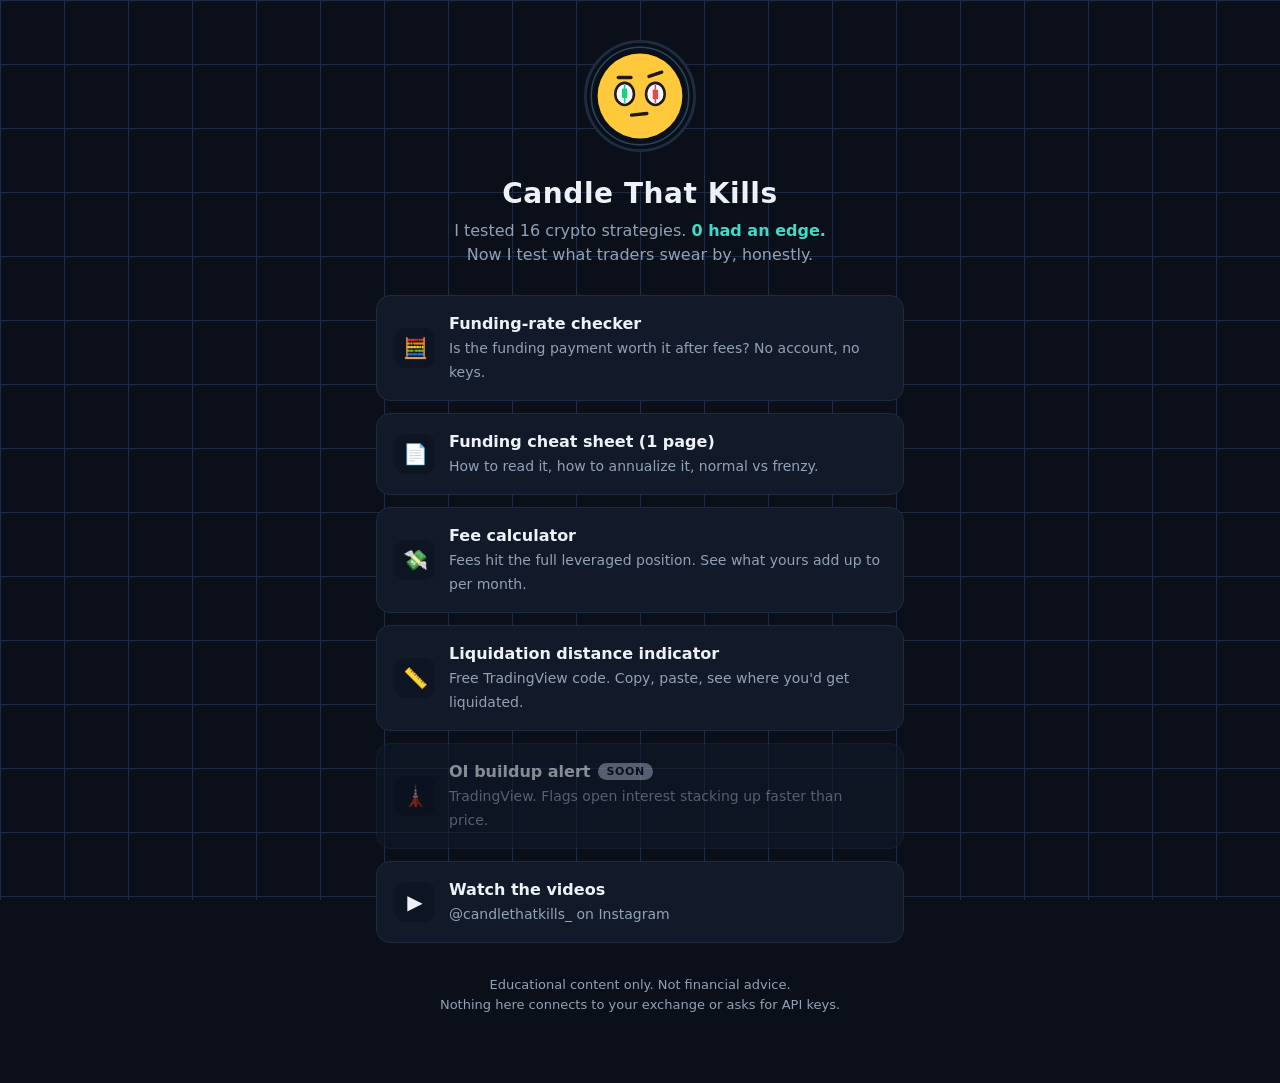
<file: index.html>
<!doctype html>
<html lang="en">
<head>
<meta charset="utf-8">
<meta name="viewport" content="width=device-width,initial-scale=1">
<title>Candle That Kills</title>
<meta name="description" content="I tested 16 crypto strategies. 0 had an edge. Free tools and cheat sheets from honest backtests.">
<link rel="icon" href="icon.svg">
<link rel="stylesheet" href="style.css">
</head>
<body>
<main class="wrap">
  <header class="hero">
    <img src="icon.svg" alt="Candle That Kills logo: a yellow face with candlestick eyes">
    <h1>Candle That Kills</h1>
    <p class="tag">I tested 16 crypto strategies. <b>0 had an edge.</b><br>Now I test what traders swear by, honestly.</p>
  </header>

  <a class="btn" href="checker.html">
    <span class="ic">🧮</span>
    <span><span class="t">Funding-rate checker</span><br><span class="s">Is the funding payment worth it after fees? No account, no keys.</span></span>
  </a>
  <a class="btn" href="cheatsheet.html">
    <span class="ic">📄</span>
    <span><span class="t">Funding cheat sheet (1 page)</span><br><span class="s">How to read it, how to annualize it, normal vs frenzy.</span></span>
  </a>
  <a class="btn" href="fees.html">
    <span class="ic">💸</span>
    <span><span class="t">Fee calculator</span><br><span class="s">Fees hit the full leveraged position. See what yours add up to per month.</span></span>
  </a>
  <a class="btn" href="liquidation.html">
    <span class="ic">📏</span>
    <span><span class="t">Liquidation distance indicator</span><br><span class="s">Free TradingView code. Copy, paste, see where you'd get liquidated.</span></span>
  </a>
  <div class="btn soon">
    <span class="ic">🗼</span>
    <span><span class="t">OI buildup alert<span class="pill">soon</span></span><br><span class="s">TradingView. Flags open interest stacking up faster than price.</span></span>
  </div>
  <a class="btn" href="https://www.instagram.com/candlethatkills_/">
    <span class="ic">▶️</span>
    <span><span class="t">Watch the videos</span><br><span class="s">@candlethatkills_ on Instagram</span></span>
  </a>

  <p class="note">Educational content only. Not financial advice.<br>Nothing here connects to your exchange or asks for API keys.</p>
</main>
</body>
</html>
</file>
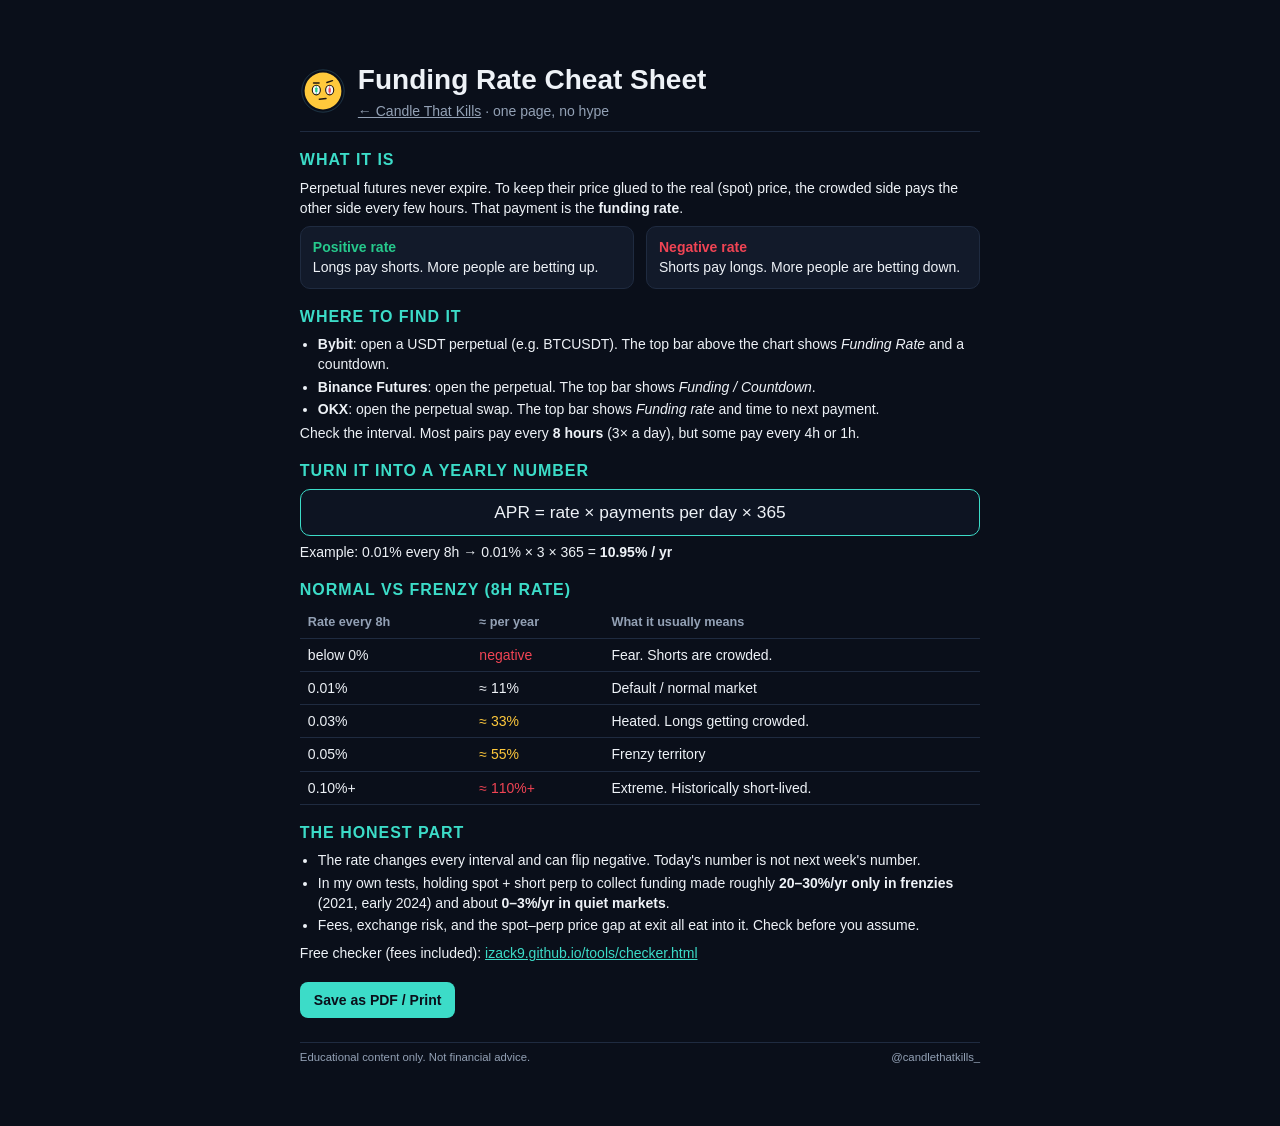
<file: cheatsheet.html>
<!doctype html><html lang="en"><head><meta charset="utf-8"><meta name="viewport" content="width=device-width,initial-scale=1"><title>Funding Rate Cheat Sheet</title><link rel="icon" href="icon.svg"><style>
@page{size:A4;margin:0}
*{box-sizing:border-box}
body{margin:0 auto;max-width:210mm;min-height:100vh;position:relative;background:#0a0f1a;color:#eef2f7;font-family:Inter,sans-serif;padding:16mm 15mm;font-size:10.5pt;line-height:1.45}
.top{display:flex;align-items:center;gap:12px;border-bottom:1px solid #1f2b40;padding-bottom:10px}
.top img{width:46px;height:46px;border-radius:50%}
h1{font-size:21pt;margin:0}
.sub{color:#93a1b5;margin:0}
h2{font-size:12pt;color:#3cdcc8;margin:16px 0 6px;text-transform:uppercase;letter-spacing:.06em}
p{margin:4px 0}
.grid{display:grid;grid-template-columns:1fr 1fr;gap:12px}
.box{background:#121a2a;border:1px solid #1f2b40;border-radius:10px;padding:10px 12px}
table{width:100%;border-collapse:collapse;margin-top:4px;font-variant-numeric:tabular-nums}
td,th{padding:6px 8px;border-bottom:1px solid #1f2b40;text-align:left}
th{color:#93a1b5;font-weight:600;font-size:9.5pt}
.g{color:#26c98c}.r{color:#f04454}.y{color:#ffc93c}
.formula{font-size:13pt;text-align:center;background:#0d1422;border:1px solid #3cdcc8;border-radius:10px;padding:10px;margin:6px 0}
ul{margin:4px 0;padding-left:18px}li{margin:2px 0}
.foot{margin-top:24px;color:#93a1b5;font-size:8.5pt;border-top:1px solid #1f2b40;padding-top:6px;display:flex;justify-content:space-between}
@media(max-width:600px){body{padding:24px 16px}.grid{grid-template-columns:1fr}}@media print{body{width:210mm;height:297mm}.foot{position:absolute;bottom:12mm;left:15mm;right:15mm}}
.print{display:inline-block;margin-top:14px;color:#0a0f1a;background:#3cdcc8;border-radius:8px;padding:8px 14px;font-weight:600;text-decoration:none}@media print{.print{display:none}}</style></head><body>
<div class="top"><img src="icon.svg" alt=""><div><h1>Funding Rate Cheat Sheet</h1><p class="sub"><a href="./" style="color:#93a1b5">← Candle That Kills</a> · one page, no hype</p></div></div>

<h2>What it is</h2>
<p>Perpetual futures never expire. To keep their price glued to the real (spot) price, the crowded side pays the other side every few hours. That payment is the <b>funding rate</b>.</p>
<div class="grid" style="margin-top:8px">
  <div class="box"><b class="g">Positive rate</b><br>Longs pay shorts. More people are betting up.</div>
  <div class="box"><b class="r">Negative rate</b><br>Shorts pay longs. More people are betting down.</div>
</div>

<h2>Where to find it</h2>
<ul>
<li><b>Bybit</b>: open a USDT perpetual (e.g. BTCUSDT). The top bar above the chart shows <i>Funding Rate</i> and a countdown.</li>
<li><b>Binance Futures</b>: open the perpetual. The top bar shows <i>Funding / Countdown</i>.</li>
<li><b>OKX</b>: open the perpetual swap. The top bar shows <i>Funding rate</i> and time to next payment.</li>
</ul>
<p>Check the interval. Most pairs pay every <b>8 hours</b> (3× a day), but some pay every 4h or 1h.</p>

<h2>Turn it into a yearly number</h2>
<div class="formula">APR = rate × payments per day × 365</div>
<p>Example: 0.01% every 8h → 0.01% × 3 × 365 = <b>10.95% / yr</b></p>

<h2>Normal vs frenzy (8h rate)</h2>
<table>
<tr><th>Rate every 8h</th><th>≈ per year</th><th>What it usually means</th></tr>
<tr><td>below 0%</td><td class="r">negative</td><td>Fear. Shorts are crowded.</td></tr>
<tr><td>0.01%</td><td>≈ 11%</td><td>Default / normal market</td></tr>
<tr><td>0.03%</td><td class="y">≈ 33%</td><td>Heated. Longs getting crowded.</td></tr>
<tr><td>0.05%</td><td class="y">≈ 55%</td><td>Frenzy territory</td></tr>
<tr><td>0.10%+</td><td class="r">≈ 110%+</td><td>Extreme. Historically short-lived.</td></tr>
</table>

<h2>The honest part</h2>
<ul>
<li>The rate changes every interval and can flip negative. Today's number is not next week's number.</li>
<li>In my own tests, holding spot + short perp to collect funding made roughly <b>20–30%/yr only in frenzies</b> (2021, early 2024) and about <b>0–3%/yr in quiet markets</b>.</li>
<li>Fees, exchange risk, and the spot–perp price gap at exit all eat into it. Check before you assume.</li>
</ul>
<p style="margin-top:8px">Free checker (fees included): <a style="color:#3cdcc8" href="checker.html">izack9.github.io/tools/checker.html</a></p>

<a class="print" href="javascript:print()">Save as PDF / Print</a>
<div class="foot"><span>Educational content only. Not financial advice.</span><span>@candlethatkills_</span></div>
</body></html>
</file>
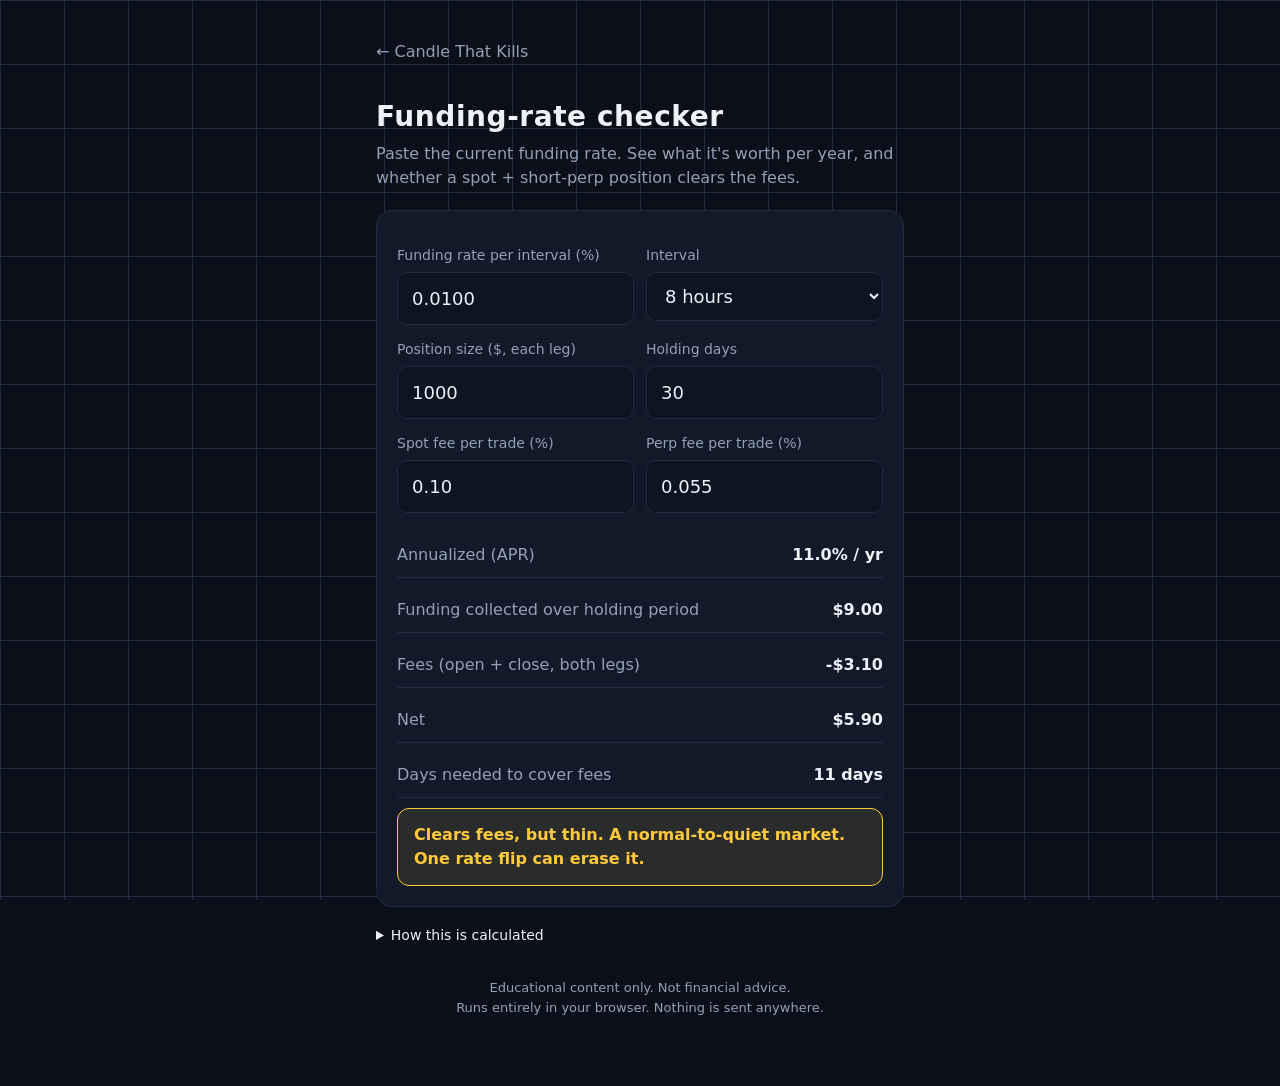
<file: checker.html>
<!doctype html>
<html lang="en">
<head>
<meta charset="utf-8">
<meta name="viewport" content="width=device-width,initial-scale=1">
<title>Funding Rate Checker</title>
<meta name="description" content="Paste the current funding rate. See the annualized yield and whether it clears typical fees.">
<link rel="icon" href="icon.svg">
<link rel="stylesheet" href="style.css">
</head>
<body>
<main class="wrap">
  <a class="back" href="./">← Candle That Kills</a>
  <h1>Funding-rate checker</h1>
  <p class="tag" style="margin-bottom:20px">Paste the current funding rate. See what it's worth per year, and whether a spot + short-perp position clears the fees.</p>

  <section class="card">
    <div class="row">
      <div>
        <label for="rate">Funding rate per interval (%)</label>
        <input id="rate" type="number" step="0.0001" value="0.0100" inputmode="decimal">
      </div>
      <div>
        <label for="interval">Interval</label>
        <select id="interval">
          <option value="8" selected>8 hours</option>
          <option value="4">4 hours</option>
          <option value="1">1 hour</option>
        </select>
      </div>
    </div>
    <div class="row">
      <div>
        <label for="size">Position size ($, each leg)</label>
        <input id="size" type="number" step="100" value="1000" inputmode="decimal">
      </div>
      <div>
        <label for="days">Holding days</label>
        <input id="days" type="number" step="1" value="30" inputmode="numeric">
      </div>
    </div>
    <div class="row">
      <div>
        <label for="spotfee">Spot fee per trade (%)</label>
        <input id="spotfee" type="number" step="0.01" value="0.10" inputmode="decimal">
      </div>
      <div>
        <label for="perpfee">Perp fee per trade (%)</label>
        <input id="perpfee" type="number" step="0.01" value="0.055" inputmode="decimal">
      </div>
    </div>

    <div class="out" aria-live="polite">
      <div class="kv"><span>Annualized (APR)</span><span id="apr">–</span></div>
      <div class="kv"><span>Funding collected over holding period</span><span id="gross">–</span></div>
      <div class="kv"><span>Fees (open + close, both legs)</span><span id="fees">–</span></div>
      <div class="kv"><span>Net</span><span id="net">–</span></div>
      <div class="kv"><span>Days needed to cover fees</span><span id="be">–</span></div>
      <div id="verdict" class="verdict">–</div>
    </div>
  </section>

  <details>
    <summary>How this is calculated</summary>
    <p>APR = rate × payments per day × 365. Funding collected = size × rate × payments per day × days. Fees = size × (spot fee + perp fee) × 2 (you open and close both legs).</p>
    <p>Rough guide: 0.01% every 8h ≈ 11%/yr is "normal". Above ~0.05% every 8h (≈55%/yr) is a crowded, frenzied market. A negative rate means shorts pay longs, so this setup would pay instead of collect.</p>
    <p>What this ignores: the rate changes every interval and can flip negative, exchange risk, withdrawal fees, borrow costs, and the price gap between spot and perp when you exit. Assumes the rate stays the same, which it won't.</p>
  </details>

  <p class="note">Educational content only. Not financial advice.<br>Runs entirely in your browser. Nothing is sent anywhere.</p>
</main>
<script>
const $ = id => document.getElementById(id);
const fmt$ = v => (v < 0 ? "-$" : "$") + Math.abs(v).toLocaleString("en-US", {maximumFractionDigits: 2, minimumFractionDigits: 2});
function calc(){
  const rate = parseFloat($("rate").value) / 100;
  const perDay = 24 / parseFloat($("interval").value);
  const size = parseFloat($("size").value);
  const days = parseFloat($("days").value);
  const fees = size * ((parseFloat($("spotfee").value) || 0) + (parseFloat($("perpfee").value) || 0)) / 100 * 2;
  if ([rate, size, days].some(isNaN)) return;
  const apr = rate * perDay * 365;
  const gross = size * rate * perDay * days;
  const net = gross - fees;
  const daily = size * rate * perDay;
  $("apr").textContent = (apr * 100).toFixed(1) + "% / yr";
  $("gross").textContent = fmt$(gross);
  $("fees").textContent = "-" + fmt$(fees).replace("-", "");
  $("net").textContent = fmt$(net);
  $("be").textContent = daily > 0 ? Math.ceil(fees / daily) + " days" : "never (rate ≤ 0)";
  const v = $("verdict");
  if (rate <= 0) { v.className = "verdict v-bad"; v.textContent = "Negative or zero funding: shorts pay longs. This setup would pay, not collect."; }
  else if (net <= 0) { v.className = "verdict v-bad"; v.textContent = "Doesn't clear fees over " + days + " days at this rate."; }
  else if (apr < 0.15) { v.className = "verdict v-mid"; v.textContent = "Clears fees, but thin. A normal-to-quiet market. One rate flip can erase it."; }
  else { v.className = "verdict v-good"; v.textContent = "Clears fees at this rate. Elevated funding: the crowd is paying. It rarely lasts."; }
}
document.querySelectorAll("input,select").forEach(el => el.addEventListener("input", calc));
calc();
</script>
</body>
</html>
</file>
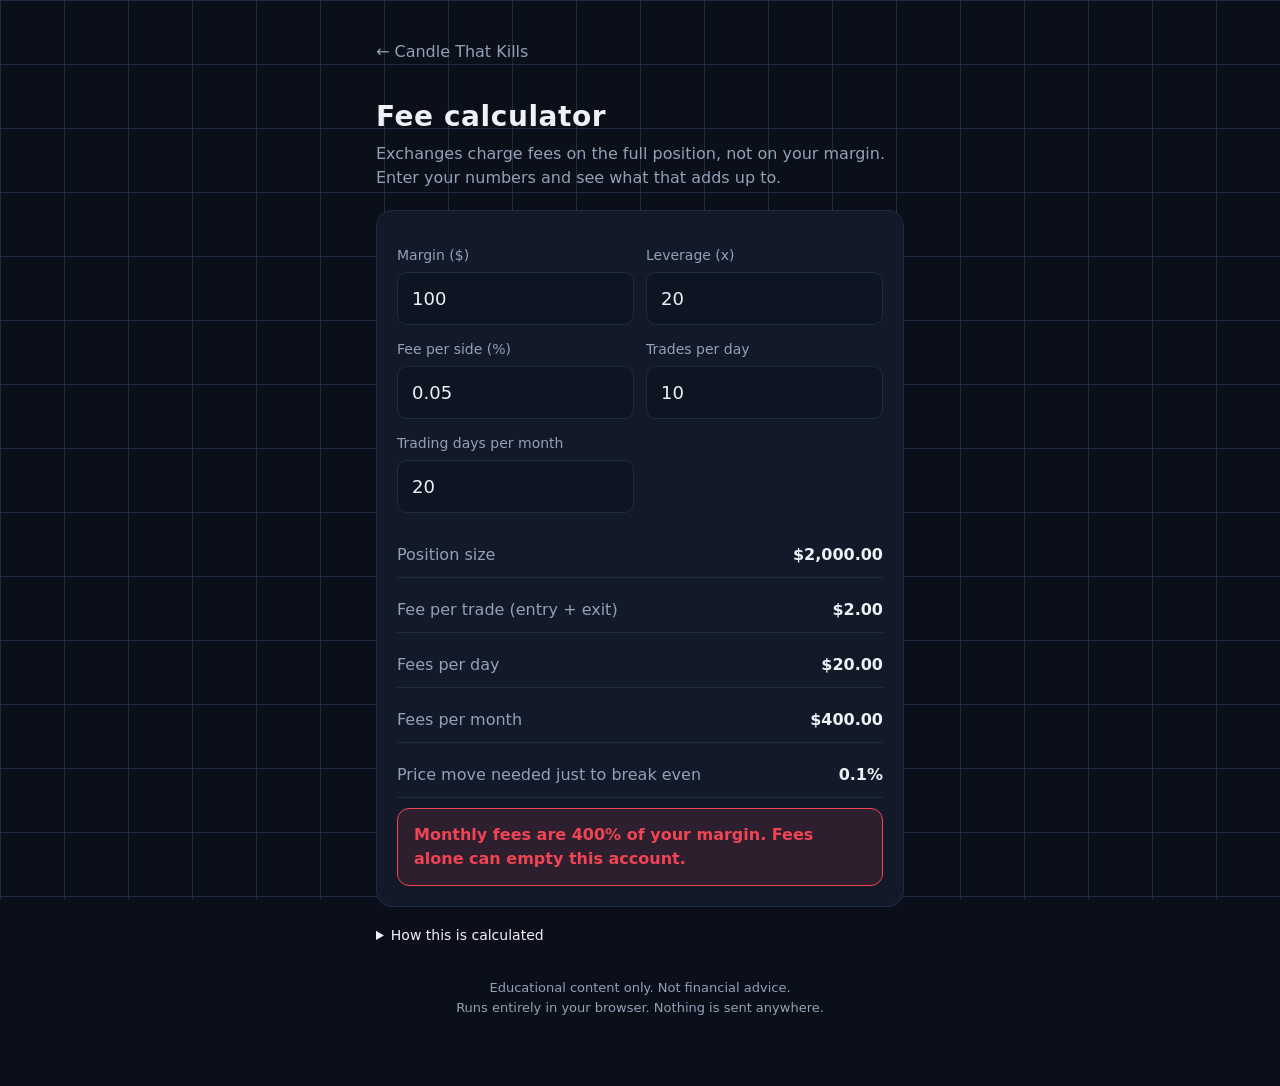
<file: fees.html>
<!doctype html>
<html lang="en">
<head>
<meta charset="utf-8">
<meta name="viewport" content="width=device-width,initial-scale=1">
<title>Fee Calculator</title>
<meta name="description" content="See what trading fees really cost: fees are charged on the full leveraged position, not your margin.">
<link rel="icon" href="icon.svg">
<link rel="stylesheet" href="style.css">
</head>
<body>
<main class="wrap">
  <a class="back" href="./">← Candle That Kills</a>
  <h1>Fee calculator</h1>
  <p class="tag" style="margin-bottom:20px">Exchanges charge fees on the full position, not on your margin. Enter your numbers and see what that adds up to.</p>

  <section class="card">
    <div class="row">
      <div>
        <label for="margin">Margin ($)</label>
        <input id="margin" type="number" step="10" value="100" inputmode="decimal">
      </div>
      <div>
        <label for="lev">Leverage (x)</label>
        <input id="lev" type="number" step="1" value="20" inputmode="decimal">
      </div>
    </div>
    <div class="row">
      <div>
        <label for="fee">Fee per side (%)</label>
        <input id="fee" type="number" step="0.01" value="0.05" inputmode="decimal">
      </div>
      <div>
        <label for="tpd">Trades per day</label>
        <input id="tpd" type="number" step="1" value="10" inputmode="numeric">
      </div>
    </div>
    <div class="row">
      <div>
        <label for="days">Trading days per month</label>
        <input id="days" type="number" step="1" value="20" inputmode="numeric">
      </div>
      <div></div>
    </div>

    <div class="out" aria-live="polite">
      <div class="kv"><span>Position size</span><span id="pos">–</span></div>
      <div class="kv"><span>Fee per trade (entry + exit)</span><span id="per">–</span></div>
      <div class="kv"><span>Fees per day</span><span id="day">–</span></div>
      <div class="kv"><span>Fees per month</span><span id="month">–</span></div>
      <div class="kv"><span>Price move needed just to break even</span><span id="be">–</span></div>
      <div id="verdict" class="verdict">–</div>
    </div>
  </section>

  <details>
    <summary>How this is calculated</summary>
    <p>Position = margin × leverage. Fee per trade = position × fee per side × 2 (you pay to open and to close). Fees per day = fee per trade × trades per day. Fees per month = fees per day × trading days.</p>
    <p>Break-even move = fee per side × 2. Every trade starts that far in the red before price moves at all.</p>
    <p>Typical taker fees on crypto perpetuals are around 0.04–0.06% per side; maker fees are lower. Check your own exchange's fee page. This ignores funding payments, spread and slippage, which add to the cost.</p>
  </details>

  <p class="note">Educational content only. Not financial advice.<br>Runs entirely in your browser. Nothing is sent anywhere.</p>
</main>
<script>
const $ = id => document.getElementById(id);
const fmt$ = v => "$" + v.toLocaleString("en-US", {maximumFractionDigits: 2, minimumFractionDigits: 2});
function calc(){
  const m = parseFloat($("margin").value), L = parseFloat($("lev").value), f = parseFloat($("fee").value) / 100;
  const tpd = parseFloat($("tpd").value) || 0, days = parseFloat($("days").value) || 0;
  if ([m, L, f].some(isNaN)) return;
  const pos = m * L, per = pos * f * 2, day = per * tpd, month = day * days;
  $("pos").textContent = fmt$(pos);
  $("per").textContent = fmt$(per);
  $("day").textContent = fmt$(day);
  $("month").textContent = fmt$(month);
  $("be").textContent = (f * 2 * 100).toFixed(3).replace(/0+$/, "").replace(/\.$/, "") + "%";
  const ratio = m > 0 ? month / m : 0, v = $("verdict");
  if (ratio >= 1) { v.className = "verdict v-bad"; v.textContent = "Monthly fees are " + (ratio * 100).toFixed(0) + "% of your margin. Fees alone can empty this account."; }
  else if (ratio >= 0.2) { v.className = "verdict v-mid"; v.textContent = "Monthly fees are " + (ratio * 100).toFixed(0) + "% of your margin. You need to win by more than this just to stay even."; }
  else { v.className = "verdict v-good"; v.textContent = "Monthly fees are " + (ratio * 100).toFixed(0) + "% of your margin."; }
}
document.querySelectorAll("input").forEach(el => el.addEventListener("input", calc));
calc();
</script>
</body>
</html>
</file>
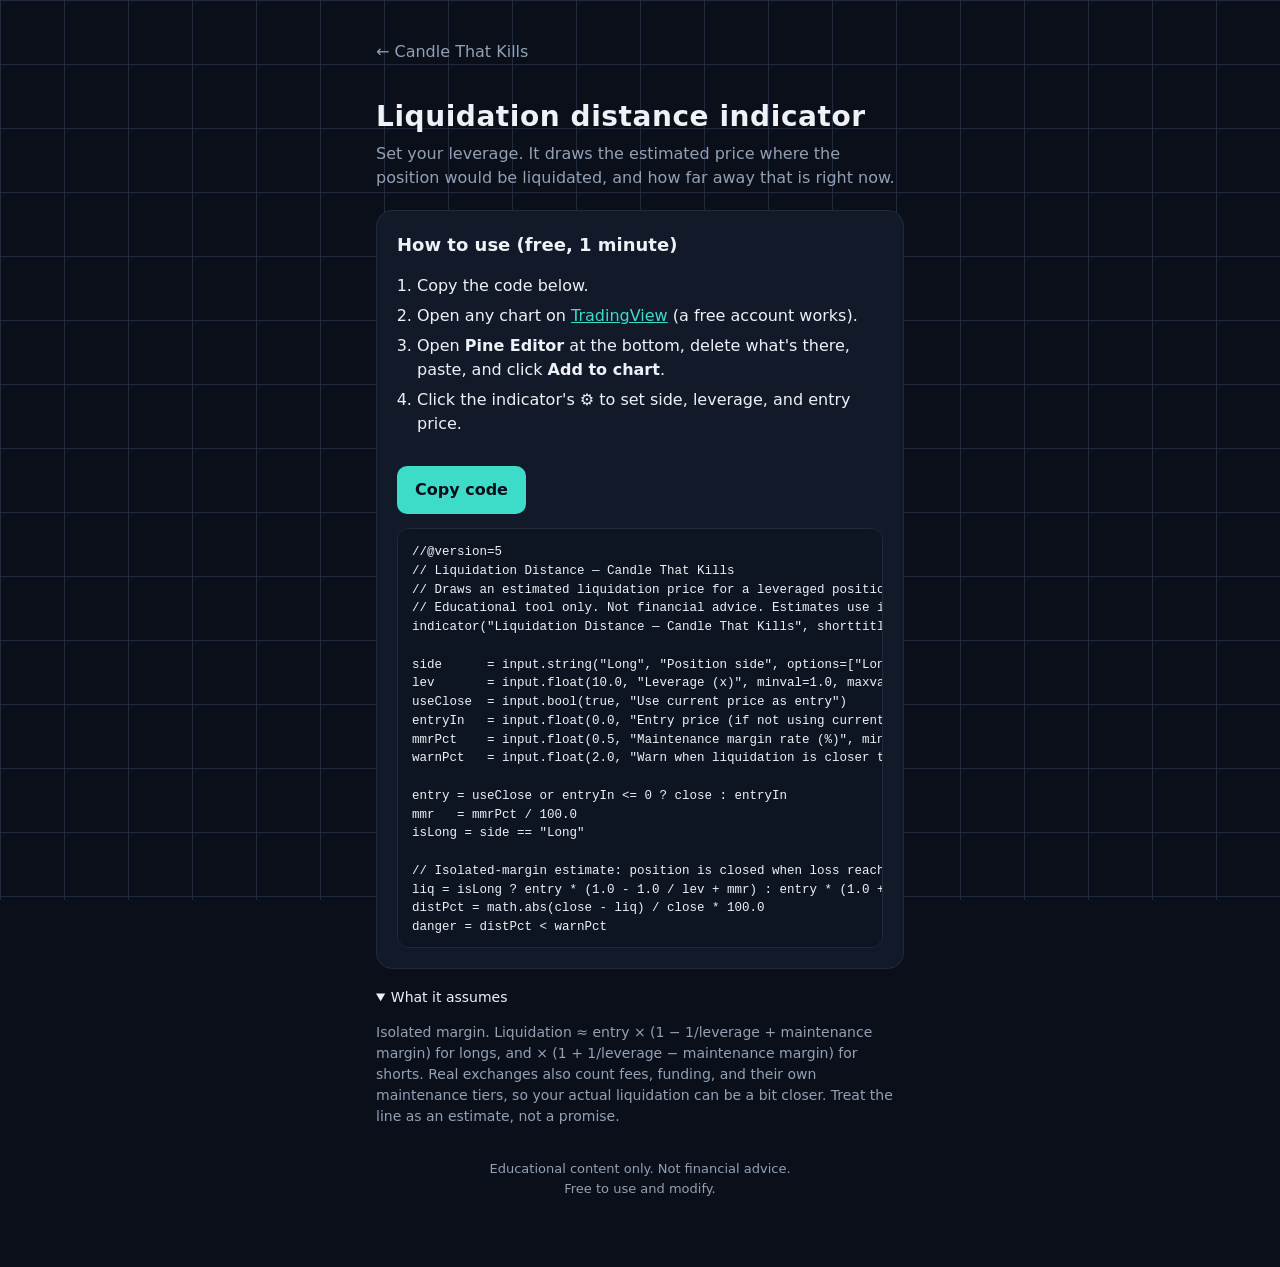
<file: liquidation.html>
<!doctype html>
<html lang="en">
<head>
<meta charset="utf-8">
<meta name="viewport" content="width=device-width,initial-scale=1">
<title>Liquidation Distance Indicator</title>
<meta name="description" content="Free TradingView indicator. Copy the code, paste it into the Pine Editor, and see where a leveraged position would be liquidated.">
<link rel="icon" href="icon.svg">
<link rel="stylesheet" href="style.css">
<style>
pre{background:#0d1422;border:1px solid var(--line);border-radius:12px;padding:14px;overflow:auto;max-height:420px;font-size:12.5px;line-height:1.5;margin:0}
.copy{display:inline-block;font:inherit;font-weight:600;color:var(--bg);background:var(--teal);border:0;border-radius:10px;padding:12px 18px;margin:14px 0;cursor:pointer}
ol{padding-left:20px} li{margin:6px 0}
</style>
</head>
<body>
<main class="wrap">
  <a class="back" href="./">← Candle That Kills</a>
  <h1>Liquidation distance indicator</h1>
  <p class="tag" style="margin-bottom:20px">Set your leverage. It draws the estimated price where the position would be liquidated, and how far away that is right now.</p>

  <section class="card">
    <h2 style="font-size:18px;margin:0 0 8px">How to use (free, 1 minute)</h2>
    <ol>
      <li>Copy the code below.</li>
      <li>Open any chart on <a href="https://www.tradingview.com/chart/">TradingView</a> (a free account works).</li>
      <li>Open <b>Pine Editor</b> at the bottom, delete what's there, paste, and click <b>Add to chart</b>.</li>
      <li>Click the indicator's ⚙️ to set side, leverage, and entry price.</li>
    </ol>
    <button class="copy" id="copy">Copy code</button>
    <pre><code id="code">//@version=5
// Liquidation Distance — Candle That Kills
// Draws an estimated liquidation price for a leveraged position and shows how far away it is.
// Educational tool only. Not financial advice. Estimates use isolated margin and ignore fees and funding.
indicator("Liquidation Distance — Candle That Kills", shorttitle="Liq Distance", overlay=true)

side      = input.string("Long", "Position side", options=["Long", "Short"])
lev       = input.float(10.0, "Leverage (x)", minval=1.0, maxval=200.0, step=1.0)
useClose  = input.bool(true, "Use current price as entry")
entryIn   = input.float(0.0, "Entry price (if not using current price)", minval=0.0)
mmrPct    = input.float(0.5, "Maintenance margin rate (%)", minval=0.0, maxval=10.0, step=0.1)
warnPct   = input.float(2.0, "Warn when liquidation is closer than (%)", minval=0.1, step=0.1)

entry = useClose or entryIn &lt;= 0 ? close : entryIn
mmr   = mmrPct / 100.0
isLong = side == "Long"

// Isolated-margin estimate: position is closed when loss reaches (1/leverage - maintenance margin)
liq = isLong ? entry * (1.0 - 1.0 / lev + mmr) : entry * (1.0 + 1.0 / lev - mmr)
distPct = math.abs(close - liq) / close * 100.0
danger = distPct &lt; warnPct

liqColor = danger ? color.new(color.red, 0) : color.new(color.orange, 0)
plot(liq, "Liquidation price", color=liqColor, linewidth=2, style=plot.style_stepline)
plot(useClose ? na : entry, "Entry price", color=color.new(color.gray, 30), linewidth=1, style=plot.style_linebr)

var table t = table.new(position.top_right, 2, 4, bgcolor=color.new(color.black, 20), border_width=1)
if barstate.islast
    table.cell(t, 0, 0, "Leverage", text_color=color.silver)
    table.cell(t, 1, 0, str.tostring(lev, "#.#") + "x " + side, text_color=color.white)
    table.cell(t, 0, 1, "Liquidation", text_color=color.silver)
    table.cell(t, 1, 1, str.tostring(liq, format.mintick), text_color=liqColor)
    table.cell(t, 0, 2, "Distance", text_color=color.silver)
    table.cell(t, 1, 2, str.tostring(distPct, "#.##") + "%", text_color=danger ? color.red : color.white)
    table.cell(t, 0, 3, "Status", text_color=color.silver)
    table.cell(t, 1, 3, danger ? "&lt; " + str.tostring(warnPct, "#.#") + "% away" : "OK", text_color=danger ? color.red : color.teal)

alertcondition(danger, "Liquidation getting close", "Price is within your warning distance of the estimated liquidation price.")
</code></pre>
  </section>

  <details open>
    <summary>What it assumes</summary>
    <p>Isolated margin. Liquidation ≈ entry × (1 − 1/leverage + maintenance margin) for longs, and × (1 + 1/leverage − maintenance margin) for shorts. Real exchanges also count fees, funding, and their own maintenance tiers, so your actual liquidation can be a bit closer. Treat the line as an estimate, not a promise.</p>
  </details>

  <p class="note">Educational content only. Not financial advice.<br>Free to use and modify.</p>
</main>
<script>
document.getElementById("copy").addEventListener("click", async e => {
  const t = document.getElementById("code").innerText;
  try { await navigator.clipboard.writeText(t); e.target.textContent = "Copied ✓"; }
  catch { const r = document.createRange(); r.selectNodeContents(document.getElementById("code")); const s = getSelection(); s.removeAllRanges(); s.addRange(r); e.target.textContent = "Press ⌘C / Ctrl+C"; }
  setTimeout(() => e.target.textContent = "Copy code", 2500);
});
</script>
</body>
</html>
</file>
<file: style.css>
:root{--bg:#0a0f1a;--card:#121a2a;--line:#1f2b40;--text:#eef2f7;--muted:#93a1b5;--teal:#3cdcc8;--green:#26c98c;--red:#f04454;--yel:#ffc93c}
*{box-sizing:border-box}
html,body{margin:0;background:var(--bg);color:var(--text);font-family:Inter,system-ui,-apple-system,"Segoe UI",Roboto,sans-serif;line-height:1.5}
body{background-image:linear-gradient(var(--line) 1px,transparent 1px),linear-gradient(90deg,var(--line) 1px,transparent 1px);background-size:64px 64px;background-attachment:fixed}
.wrap{max-width:560px;margin:0 auto;padding:40px 16px 56px}
a{color:var(--teal)}
.hero{text-align:center}
.hero img{width:112px;height:112px;border-radius:50%;border:3px solid var(--line)}
h1{font-size:28px;letter-spacing:.02em;margin:14px 0 4px}
.tag{color:var(--muted);margin:0 0 28px}
.tag b{color:var(--teal);font-weight:600}
.btn{display:flex;align-items:center;gap:14px;background:var(--card);border:1px solid var(--line);border-radius:14px;padding:16px 18px;margin:12px 0;color:var(--text);text-decoration:none;transition:border-color .15s,transform .15s}
a.btn:hover{border-color:var(--teal);transform:translateY(-1px)}
.btn .ic{width:40px;height:40px;flex:0 0 40px;border-radius:10px;display:grid;place-items:center;background:#0d1422;font-size:20px}
.btn .t{font-weight:600}
.btn .s{color:var(--muted);font-size:14px}
.btn.soon{opacity:.55}
.pill{font-size:11px;font-weight:700;letter-spacing:.06em;text-transform:uppercase;color:var(--bg);background:var(--muted);border-radius:99px;padding:2px 8px;margin-left:8px;vertical-align:2px}
.note{color:var(--muted);font-size:13px;text-align:center;margin-top:32px}
.card{background:var(--card);border:1px solid var(--line);border-radius:16px;padding:20px}
label{display:block;font-size:14px;color:var(--muted);margin:14px 0 6px}
input,select{width:100%;font:inherit;font-size:18px;color:var(--text);background:#0d1422;border:1px solid var(--line);border-radius:10px;padding:12px 14px}
input:focus,select:focus{outline:2px solid var(--teal);border-color:transparent}
.row{display:grid;grid-template-columns:1fr 1fr;gap:12px}
.out{margin-top:20px;display:grid;gap:10px}
.kv{display:flex;justify-content:space-between;gap:12px;padding:10px 0;border-bottom:1px solid var(--line)}
.kv span:first-child{color:var(--muted)}
.kv span:last-child{font-variant-numeric:tabular-nums;font-weight:600}
.verdict{border-radius:12px;padding:14px 16px;font-weight:600}
.v-good{background:rgba(38,201,140,.12);border:1px solid var(--green);color:var(--green)}
.v-bad{background:rgba(240,68,84,.12);border:1px solid var(--red);color:var(--red)}
.v-mid{background:rgba(255,201,60,.10);border:1px solid var(--yel);color:var(--yel)}
.back{display:inline-block;margin-bottom:18px;text-decoration:none;color:var(--muted)}
details{margin-top:18px;color:var(--muted);font-size:14px}
summary{cursor:pointer;color:var(--text)}
</file>
